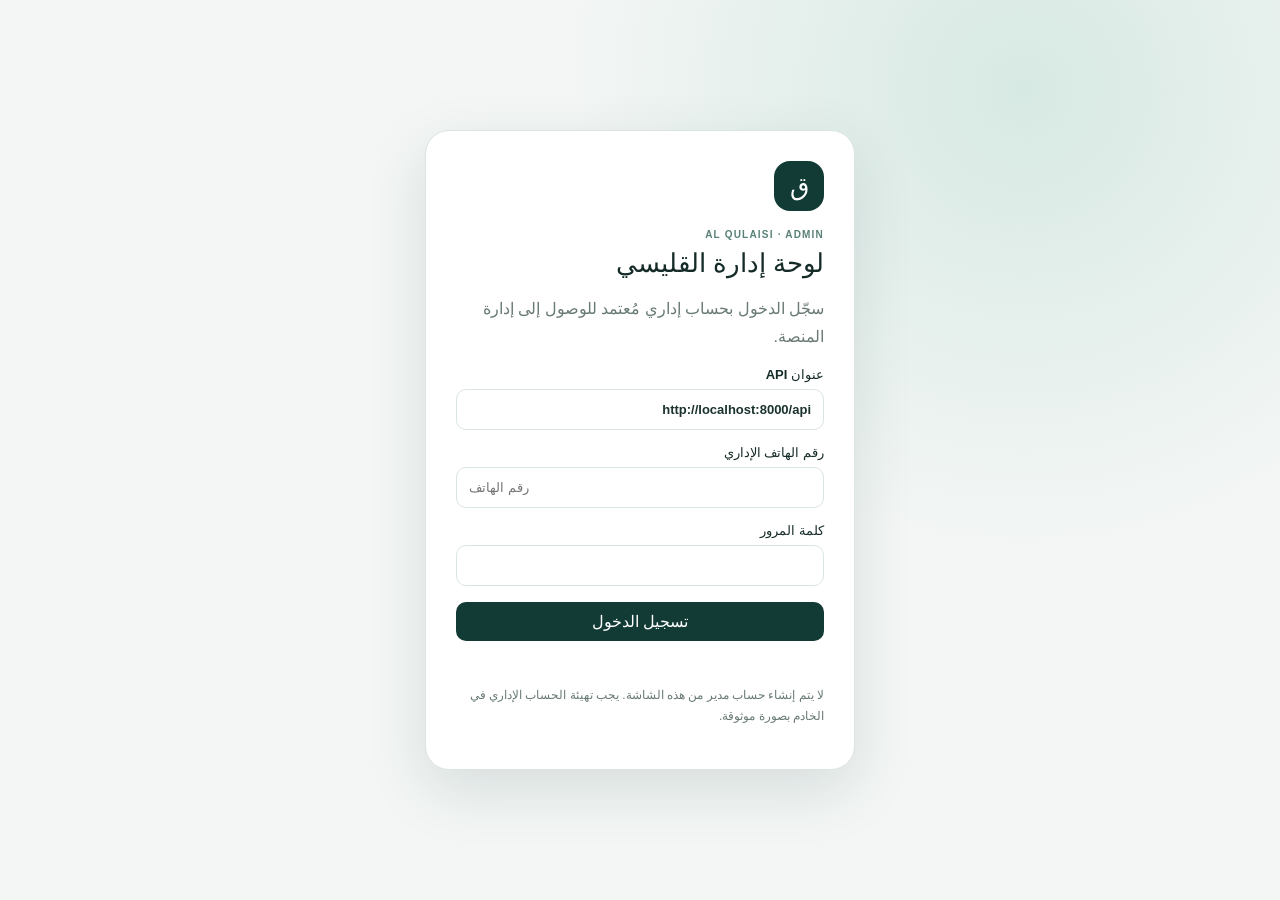
<file: admin_dashboard/index.html>
<!doctype html>
<html lang="ar" dir="rtl">
<head>
  <meta charset="utf-8">
  <meta name="viewport" content="width=device-width,initial-scale=1">
  <meta name="theme-color" content="#123b35">
  <title>إدارة منصة القليسي</title>
  <link rel="stylesheet" href="style.css">
</head>
<body>
  <main id="loginScreen" class="login-shell">
    <section class="login-card">
      <div class="brand-mark">ق</div>
      <p class="eyebrow">AL QULAISI · ADMIN</p>
      <h1>لوحة إدارة القليسي</h1>
      <p class="muted">سجّل الدخول بحساب إداري مُعتمد للوصول إلى إدارة المنصة.</p>
      <form id="loginForm">
        <label>عنوان API
          <input id="apiBase" type="url" value="http://localhost:8000/api" required>
        </label>
        <label>رقم الهاتف الإداري
          <input id="phone" type="tel" autocomplete="username" required placeholder="رقم الهاتف">
        </label>
        <label>كلمة المرور
          <input id="password" type="password" autocomplete="current-password" required>
        </label>
        <button class="primary full" type="submit">تسجيل الدخول</button>
        <p id="loginError" class="error" role="alert"></p>
      </form>
      <p class="muted small">لا يتم إنشاء حساب مدير من هذه الشاشة. يجب تهيئة الحساب الإداري في الخادم بصورة موثوقة.</p>
    </section>
  </main>

  <div id="workspace" class="app-shell hidden">
    <aside class="sidebar">
      <div class="side-brand"><span class="brand-mark small-mark">ق</span><div><strong>القليسي</strong><small>مركز الإدارة</small></div></div>
      <nav id="navigation" aria-label="التنقل الإداري">
        <button class="nav-item active" data-page="overview">نظرة عامة</button>
        <button class="nav-item" data-page="stores">المتاجر والبائعون</button>
        <button class="nav-item" data-page="products">المنتجات والمراجعة</button>
        <button class="nav-item" data-page="orders">الطلبات والتوصيل</button>
        <button class="nav-item" data-page="users">المستخدمون</button>
        <button class="nav-item" data-page="support">الدعم والشكاوى</button>
        <button class="nav-item" data-page="settings">الإعدادات والاتصال</button>
      </nav>
      <div class="side-bottom"><span id="adminIdentity">حساب الإدارة</span><button id="logoutButton" class="ghost">تسجيل الخروج</button></div>
    </aside>
    <section class="main-area">
      <header class="topbar">
        <div><p class="eyebrow">AL QULAISI PLATFORM</p><h1 id="pageTitle">نظرة عامة</h1></div>
        <div class="top-actions"><span class="secure-label">واجهة إدارية محمية</span><button id="refreshButton" class="secondary">تحديث البيانات</button></div>
      </header>
      <div id="notice" class="notice hidden" role="status"></div>
      <section id="pageContent" class="content" aria-live="polite"></section>
      <footer>منصة القليسي · إدارة داخلية · التغييرات تُحفظ عبر الخادم</footer>
    </section>
  </div>
  <script src="app.js"></script>
</body>
</html>
</file>
<file: admin_dashboard/style.css>
:root{font-family:"Segoe UI",Tahoma,Arial,sans-serif;color:#152b28;background:#f3f6f5;font-synthesis:none;--deep:#123b35;--mint:#dcece7;--line:#dbe5e1;--muted:#697a75;--red:#a43b37;--amber:#8c5d15}*{box-sizing:border-box}body{margin:0;min-height:100vh}button,input,select,textarea{font:inherit}button{cursor:pointer;border:0;border-radius:10px;padding:10px 14px;font-weight:700;transition:transform .12s,opacity .12s}button:disabled{opacity:.55;cursor:wait}.primary{background:var(--deep);color:white}.secondary{background:var(--mint);color:var(--deep)}.ghost{background:transparent;color:#cfe0db;border:1px solid #46655e}.danger{background:#f9e5e3;color:var(--red)}.full{width:100%;margin-top:16px}.hidden{display:none!important}.muted{color:var(--muted);line-height:1.75}.small{font-size:12px}.eyebrow{letter-spacing:.12em;font-size:10px;color:#588078;font-weight:800;margin:0 0 8px}.login-shell{min-height:100vh;display:grid;place-items:center;padding:22px;background:radial-gradient(circle at 80% 10%,#d7e9e3,transparent 35%),#f3f6f5}.login-card{width:min(100%,430px);background:white;border:1px solid var(--line);border-radius:24px;padding:30px;box-shadow:0 20px 60px #153e3520}.brand-mark{height:50px;width:50px;display:grid;place-items:center;border-radius:16px;background:var(--deep);color:white;font-size:25px;font-weight:900;margin-bottom:18px}.login-card h1{margin:4px 0 8px;font-size:26px}label{display:block;font-weight:700;font-size:13px;margin-top:15px}input,select,textarea{display:block;width:100%;margin-top:7px;border:1px solid var(--line);background:white;border-radius:10px;padding:12px;color:#1b332e;outline:none}input:focus,select:focus,textarea:focus{border-color:#559187;box-shadow:0 0 0 3px #dcece7}.error{color:var(--red);min-height:18px;font-size:13px}.app-shell{min-height:100vh;display:grid;grid-template-columns:250px minmax(0,1fr)}.sidebar{background:var(--deep);color:#eef7f4;min-height:100vh;padding:22px 15px;display:flex;flex-direction:column;gap:30px}.side-brand{display:flex;align-items:center;gap:11px;padding:0 8px}.side-brand strong,.side-brand small{display:block}.side-brand small{color:#a9c5bd;font-size:11px;margin-top:4px}.small-mark{width:42px;height:42px;margin:0;border-radius:13px;background:#28574e}.sidebar nav{display:grid;gap:6px}.nav-item{text-align:right;background:transparent;color:#cadcd6;border:1px solid transparent;padding:13px 14px}.nav-item:hover,.nav-item.active{background:#ffffff12;border-color:#73938a45;color:white}.side-bottom{margin-top:auto;display:grid;gap:12px;padding:12px 6px;color:#b7cec6;font-size:12px}.main-area{min-width:0;padding:28px clamp(16px,3vw,42px) 20px}.topbar{display:flex;align-items:center;justify-content:space-between;gap:20px;padding-bottom:22px;border-bottom:1px solid var(--line)}.topbar h1{margin:0;font-size:clamp(22px,3vw,32px)}.top-actions{display:flex;align-items:center;gap:10px}.secure-label{font-size:11px;color:#276455;background:#e1f0eb;padding:9px 12px;border-radius:20px}.content{padding:24px 0}.notice{border-radius:12px;padding:13px 15px;margin-top:18px;background:#e4f1ec;color:#164c3d}.notice.bad{background:#f9e5e3;color:#8f2b2a}.metric-grid{display:grid;grid-template-columns:repeat(4,minmax(0,1fr));gap:14px;margin-bottom:20px}.metric,.panel,.record{background:white;border:1px solid var(--line);border-radius:16px}.metric{padding:18px}.metric p{color:var(--muted);font-size:13px;margin:0 0 10px}.metric strong{font-size:28px}.panel{padding:20px;margin-bottom:16px}.panel h2{font-size:17px;margin:0 0 8px}.panel p{margin:0}.record-list{display:grid;gap:12px}.record{padding:16px;display:grid;grid-template-columns:minmax(0,1fr) auto;gap:12px;align-items:start}.record h3{margin:0 0 6px;font-size:16px;overflow-wrap:anywhere}.record p{margin:4px 0;color:var(--muted);font-size:13px;line-height:1.6;overflow-wrap:anywhere}.record-actions{display:flex;flex-wrap:wrap;gap:8px;justify-content:flex-start;align-items:center}.badge{display:inline-block;background:#edf2f0;color:#50645e;padding:5px 8px;border-radius:20px;font-size:11px;margin-inline-start:6px}.badge.pending{background:#fff1d9;color:#84560f}.badge.good{background:#e0f2e9;color:#22634b}.badge.badge-red{background:#fbe5e3;color:#982f2b}.empty{background:white;border:1px dashed #c9d8d2;border-radius:16px;padding:35px;text-align:center;color:var(--muted)}.toolbar{display:flex;justify-content:space-between;align-items:center;gap:12px;flex-wrap:wrap;margin-bottom:15px}.toolbar select{width:auto;min-width:180px;margin:0}.inline-field{display:flex;gap:8px;align-items:center;max-width:370px}.inline-field input{margin:0;min-width:80px}.inline-field button{white-space:nowrap}.form-grid{display:grid;grid-template-columns:repeat(2,minmax(0,1fr));gap:12px}.form-grid label{margin-top:0}footer{border-top:1px solid var(--line);padding-top:15px;color:#85938e;font-size:11px}@media(max-width:1020px){.metric-grid{grid-template-columns:repeat(2,minmax(0,1fr))}.app-shell{grid-template-columns:210px minmax(0,1fr)}.secure-label{display:none}}@media(max-width:720px){.app-shell{display:block}.sidebar{min-height:auto;padding:12px;gap:13px}.side-brand{padding:6px}.sidebar nav{display:flex;overflow:auto;padding-bottom:4px}.nav-item{white-space:nowrap;text-align:center;padding:10px}.side-bottom{display:flex;align-items:center;justify-content:space-between;margin:0;padding:4px}.main-area{padding:17px}.topbar{align-items:flex-start;flex-direction:column}.top-actions{width:100%;justify-content:space-between}.metric-grid{gap:9px}.metric{padding:14px}.metric strong{font-size:23px}.record{grid-template-columns:1fr}.record-actions{justify-content:flex-start}.form-grid{grid-template-columns:1fr}}
</file>
